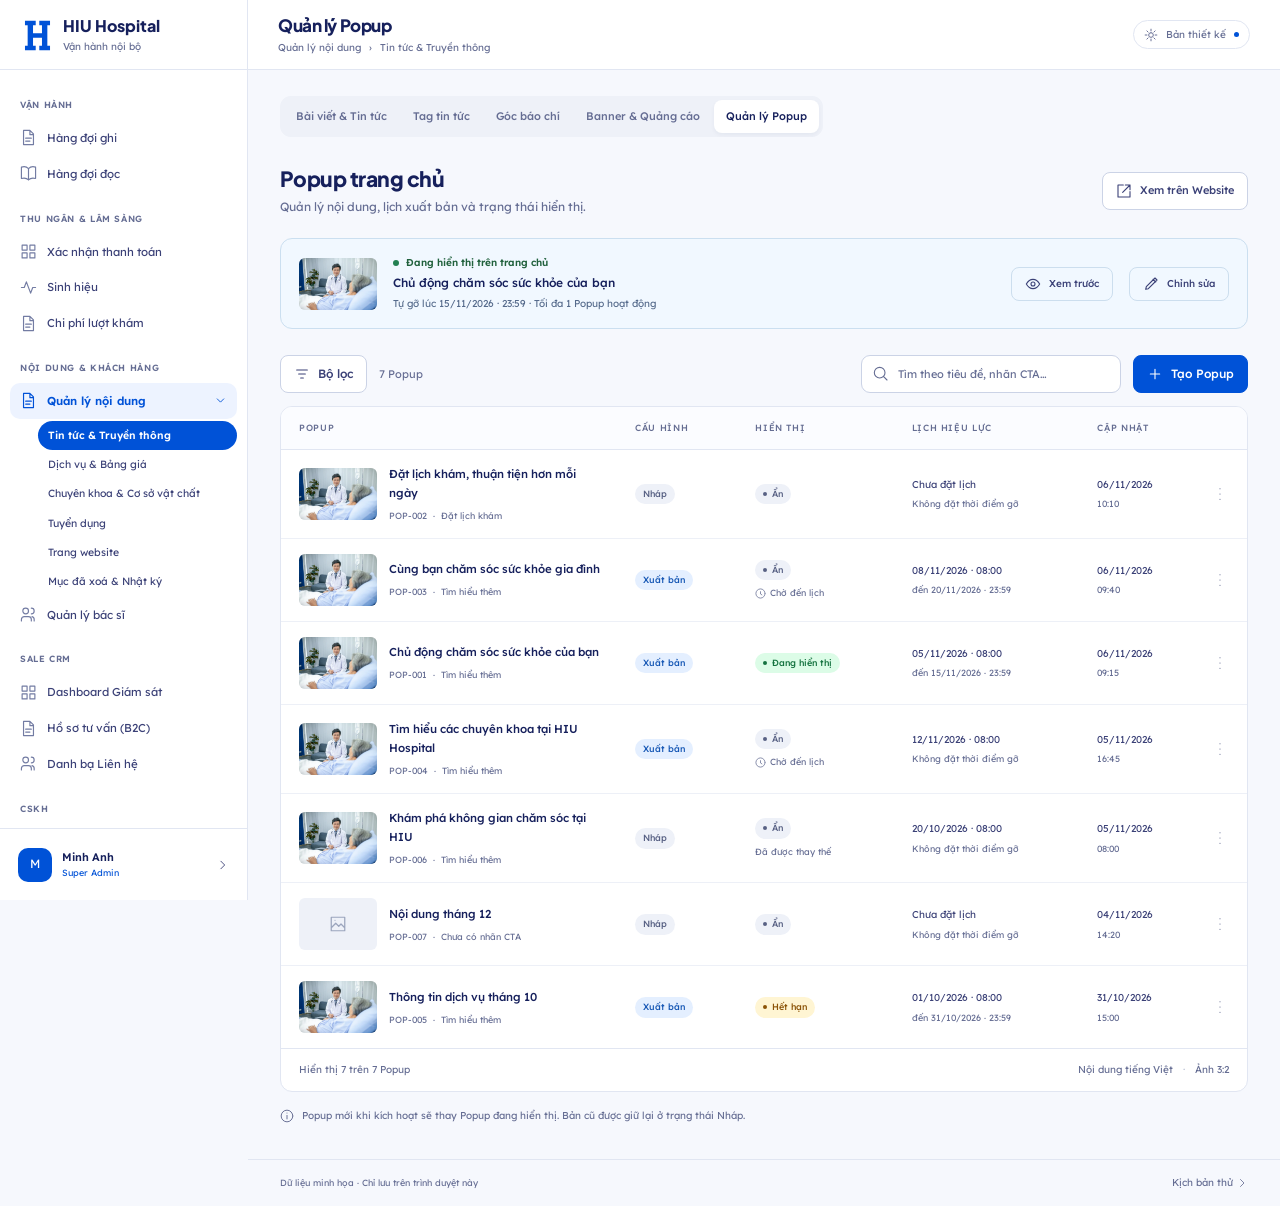
<file: index.html>
<!doctype html>
<html lang="vi">
<head>
  <meta charset="utf-8">
  <meta name="viewport" content="width=device-width, initial-scale=1">
  <meta name="color-scheme" content="light">
  <title>Quản lý Popup · HIU Hospital</title>
  <link rel="icon" href="data:image/svg+xml,%3Csvg xmlns='http://www.w3.org/2000/svg' viewBox='0 0 32 32'%3E%3Crect width='32' height='32' rx='7' fill='%230052d7'/%3E%3Cpath d='M10 7v18M22 7v18M10 16h12' stroke='white' stroke-width='4'/%3E%3C/svg%3E">
  <link rel="stylesheet" href="styles.css">
  <script defer src="state.js"></script>
  <script defer src="ui.js"></script>
  <script defer src="editor.js"></script>
  <script defer src="website.js"></script>
  <script defer src="main.js"></script>
</head>
<body>
  <a class="skip-link" href="#main">Đến nội dung chính</a>
  <div id="app"></div>
  <div id="toast-region" role="status" aria-live="polite" aria-atomic="true"></div>
  <dialog id="media-dialog" aria-labelledby="media-title"></dialog>
  <dialog id="preview-dialog" aria-labelledby="preview-title"></dialog>
  <dialog id="review-dialog" aria-labelledby="review-title"></dialog>
  <dialog id="confirm-dialog" aria-labelledby="confirm-title"></dialog>
  <div id="row-menu" popover="auto"></div>
  <noscript>Bật JavaScript để thử các thao tác trong prototype.</noscript>
</body>
</html>
</file>
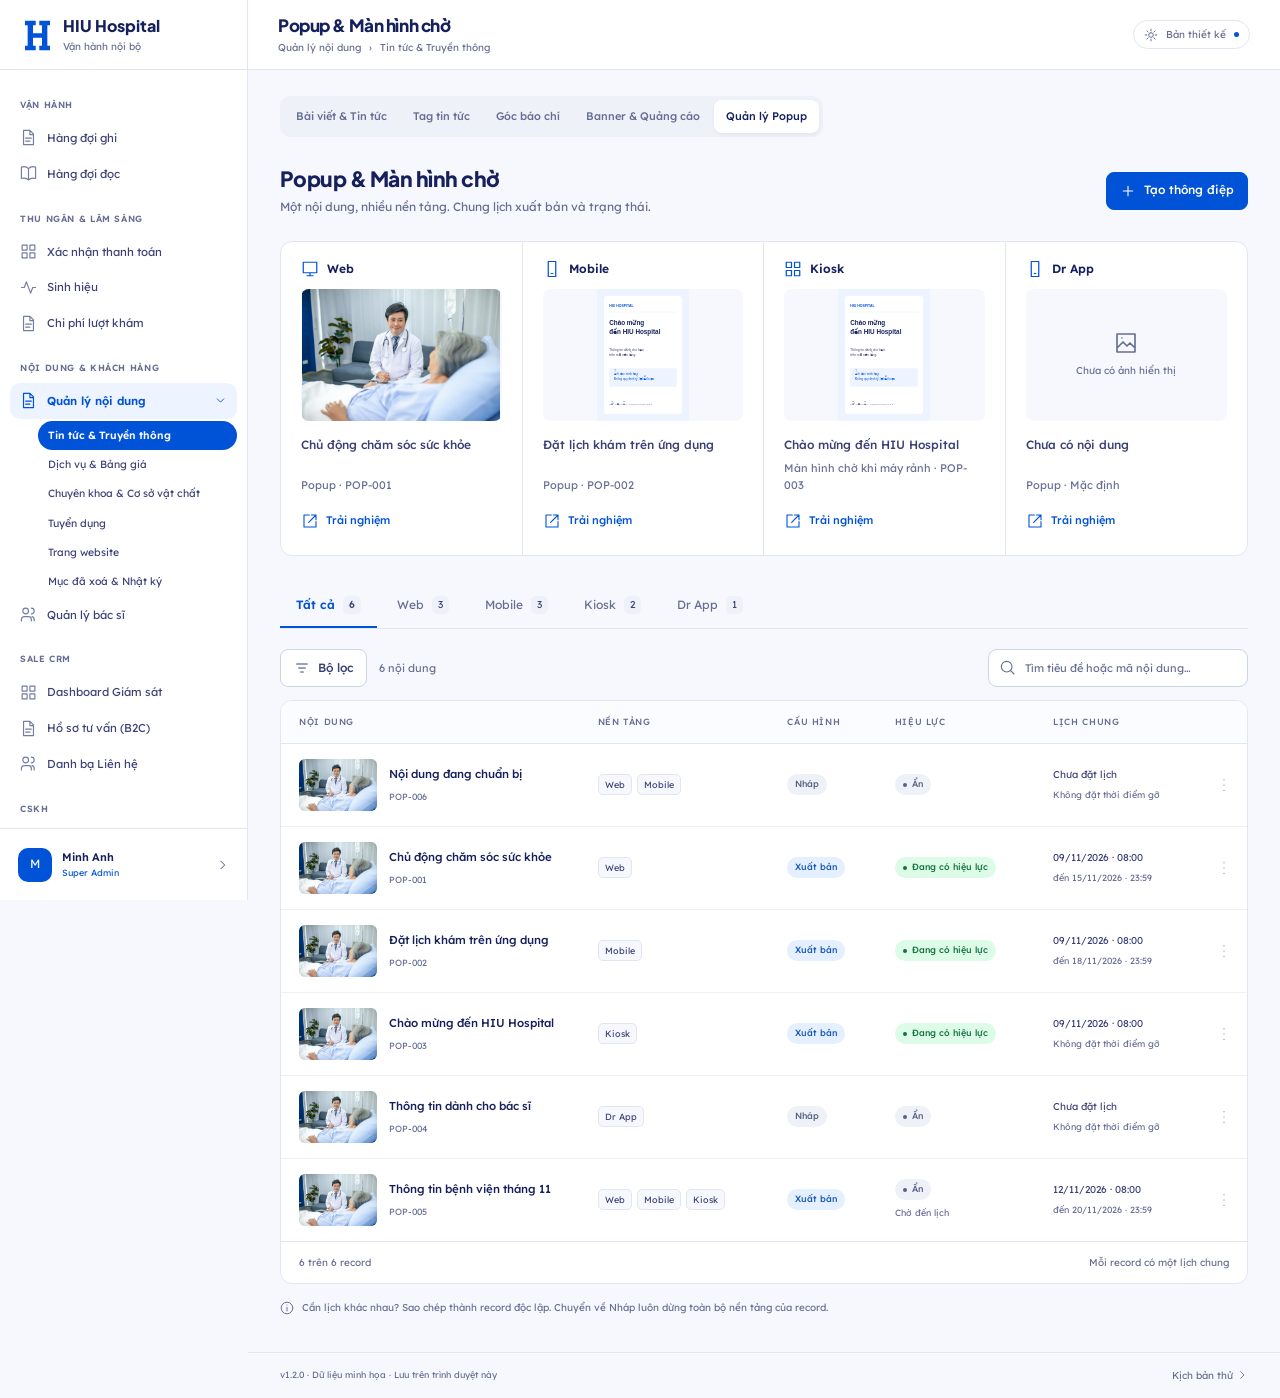
<file: v1.2.0/index.html>
<!doctype html>
<html lang="vi">
<head>
  <meta charset="utf-8">
  <meta name="viewport" content="width=device-width, initial-scale=1">
  <meta name="color-scheme" content="light">
  <title>Popup & Màn hình chờ · v1.2.0 · HIU Hospital</title>
  <link rel="icon" href="data:image/svg+xml,%3Csvg xmlns='http://www.w3.org/2000/svg' viewBox='0 0 32 32'%3E%3Crect width='32' height='32' rx='7' fill='%230052d7'/%3E%3Cpath d='M10 7v18M22 7v18M10 16h12' stroke='white' stroke-width='4'/%3E%3C/svg%3E">
  <link rel="stylesheet" href="styles.css">
  <link rel="stylesheet" href="platforms.css?v=1.2.0-overview-2">
  <script defer src="state.js"></script>
  <script defer src="ui.js?v=1.2.0-overview-2"></script>
  <script defer src="editor.js"></script>
  <script defer src="clients.js"></script>
  <script defer src="main.js"></script>
</head>
<body>
  <a class="skip-link" href="#main">Đến nội dung chính</a>
  <div id="app"></div>
  <div id="toast-region" role="status" aria-live="polite" aria-atomic="true"></div>
  <dialog id="media-dialog" aria-labelledby="media-title"></dialog>
  <dialog id="preview-dialog" aria-labelledby="preview-title"></dialog>
  <dialog id="review-dialog" aria-labelledby="review-title"></dialog>
  <dialog id="confirm-dialog" aria-labelledby="confirm-title"></dialog>
  <div id="row-menu" popover="auto"></div>
  <noscript>Bật JavaScript để thử các thao tác trong prototype.</noscript>
</body>
</html>
</file>
<file: styles.css>
@font-face{font-family:Lexend;src:url('assets/fonts/font-4.woff2') format('truetype');font-weight:400;font-display:swap}
@font-face{font-family:Lexend;src:url('assets/fonts/font-5.woff2') format('truetype');font-weight:500;font-display:swap}
@font-face{font-family:Lexend;src:url('assets/fonts/font-6.woff2') format('truetype');font-weight:600;font-display:swap}
@font-face{font-family:Lexend;src:url('assets/fonts/font-7.woff2') format('truetype');font-weight:700;font-display:swap}
@font-face{font-family:'Plus Jakarta Sans';src:url('assets/fonts/font-15.woff2') format('truetype');font-weight:700;font-display:swap}
@font-face{font-family:'Plus Jakarta Sans';src:url('assets/fonts/font-16.woff2') format('truetype');font-weight:800;font-display:swap}
:root{--blue:#0052d7;--blue-dark:#0045b5;--blue-soft:#edf3ff;--ink:#16205c;--text:#3b4177;--muted:#656d93;--line:#e1e6f2;--line-strong:#cbd3e6;--surface:#fff;--page:#f6f8fd;--soft:#eef1f8;--green:#168046;--green-soft:#dcfce7;--amber:#8b5307;--amber-soft:#fff5d3;--danger:#c33535;--danger-soft:#fff1f1;--radius:12px;--sidebar:248px;--shadow:0 12px 40px #16205c1c}
*{box-sizing:border-box}html{scroll-padding-top:85px}body{margin:0;background:var(--page);color:var(--text);font:13px/1.55 Lexend,system-ui,sans-serif}button,input,textarea,select{font:inherit}button{cursor:pointer}a{color:var(--blue);text-underline-offset:3px}button,a,input,select,textarea{-webkit-tap-highlight-color:transparent;touch-action:manipulation}button{color:inherit}button:disabled{cursor:not-allowed;opacity:.5}button:focus-visible,a:focus-visible,input:focus-visible,textarea:focus-visible,select:focus-visible{outline:3px solid #729bec;outline-offset:3px}input,textarea{caret-color:var(--blue)}::selection{background:#cddfff;color:var(--ink)}h1,h2,h3,h4,p{margin:0}h1,h2,h3{color:var(--ink)}h1,h2{font-family:'Plus Jakarta Sans',Lexend,sans-serif;letter-spacing:-.025em}h2{font-size:22px;line-height:1.4;font-weight:800}h3{font-size:14px;font-weight:600}small{font-size:11px}strong{font-weight:600}svg{display:inline-block}.icon{width:18px;height:18px;flex-shrink:0;vertical-align:middle}.hidden,[hidden]{display:none!important}.sr-only{position:absolute;width:1px;height:1px;padding:0;margin:-1px;overflow:hidden;clip:rect(0,0,0,0);white-space:nowrap;border:0}.skip-link{position:fixed;left:15px;top:-80px;z-index:100;background:white;padding:12px}.skip-link:focus{top:12px}.muted{color:var(--muted)}
.btn{border:1px solid var(--line-strong);border-radius:8px;background:var(--surface);color:var(--text);font-size:12px;font-weight:500;min-height:38px;display:inline-flex;align-items:center;justify-content:center;gap:8px;padding:8px 13px;white-space:nowrap;transition:background .16s,border-color .16s}.btn:hover:not(:disabled){background:var(--blue-soft);border-color:#b4c9ed}.btn.primary{background:var(--blue);border-color:var(--blue);color:#fff}.btn.primary:hover:not(:disabled){background:var(--blue-dark)}.btn.quiet{background:transparent}.btn.text-btn{border-color:transparent;background:transparent;color:var(--blue)}.btn.small-btn{font-size:11px;min-height:32px;padding:6px 10px}.btn .icon{width:16px;height:16px}.icon-btn{border:0;background:transparent;border-radius:8px;width:34px;height:34px;display:inline-flex;align-items:center;justify-content:center;color:var(--muted);padding:0}.icon-btn:hover{background:var(--soft);color:var(--ink)}.is-active{background:var(--blue-soft);border-color:#a3bee9;color:var(--blue)}
.sidebar{position:fixed;inset:0 auto 0 0;width:var(--sidebar);background:#fff;border-right:1px solid var(--line);display:flex;flex-direction:column;z-index:20}.brand{display:flex;align-items:center;gap:10px;height:70px;flex-shrink:0;padding:14px 22px;border-bottom:1px solid var(--line)}.brand svg{height:34px;width:31px;color:var(--blue)}.brand strong{font-family:'Plus Jakarta Sans',sans-serif;font-weight:800;font-size:16px;color:var(--ink)}.brand span{display:block;color:var(--muted);font-size:10px}.nav-scroll{overflow:auto;flex:1;padding:8px 10px 16px;scrollbar-width:thin;scrollbar-color:#d5dcee transparent}.nav-label{font-size:9px;font-weight:600;color:var(--muted);letter-spacing:.07em;margin:20px 10px 8px}.nav-item{display:flex;align-items:center;gap:10px;padding:9px 10px;font-size:11.5px;min-height:35px}.nav-item .icon{width:17px;height:17px;color:#737ca3}.nav-item.section-active{background:var(--blue-soft);border-radius:10px;color:var(--blue);font-weight:600}.nav-item.section-active .icon{color:var(--blue)}.nav-item.section-active .icon:last-child{margin-left:auto;width:13px}.subnav{display:block;margin-left:28px;padding:6px 10px;font-size:10.5px;line-height:1.65;text-decoration:none}.subnav.current{background:var(--blue);color:#fff;border-radius:20px;margin-top:2px;font-weight:600}.profile{background:#fff;border:0;border-top:1px solid var(--line);padding:14px 18px;display:flex;gap:10px;align-items:center;text-align:left;min-height:72px}.avatar{display:flex;width:34px;height:34px;align-items:center;justify-content:center;background:var(--blue);color:#fff;border-radius:10px;font-size:12px}.profile strong{display:block;font-size:11px;color:var(--ink)}.profile small{display:block;color:var(--blue);font-size:9px}.profile>.icon{margin-left:auto;width:13px}.workspace{margin-left:var(--sidebar);min-height:100vh;display:flex;flex-direction:column}.topbar{height:70px;flex-shrink:0;background:#fff;border-bottom:1px solid var(--line);padding:14px 30px;display:flex;align-items:center;justify-content:space-between;gap:15px}.topbar h1{font-size:17px;font-weight:800;line-height:1.35}.topbar p{font-size:10px;color:var(--muted);margin-top:3px}.topbar p span{margin:0 5px}.design-switch{display:flex;align-items:center;gap:8px;border:1px solid var(--line);background:#fff;border-radius:20px;padding:6px 10px;font-size:10px;color:var(--muted)}.design-switch .icon{width:14px;height:14px}.demo-dot{width:5px;height:5px;border-radius:50%;background:var(--blue)}.sidebar-toggle{display:none}.main{padding:26px 32px 36px;width:100%;max-width:1450px;margin:0 auto;flex:1}.tabs{display:inline-flex;padding:4px;background:var(--soft);border-radius:11px;max-width:100%;overflow:auto;margin-bottom:27px;white-space:nowrap;gap:2px}.tab{padding:8px 12px;font-size:11px;font-weight:500;border-radius:8px;text-decoration:none;color:var(--muted)}.tab.selected{background:#fff;color:var(--ink);box-shadow:0 2px 4px #16205c0c}.page-heading{display:flex;align-items:center;justify-content:space-between;gap:16px;margin-bottom:21px}.page-heading h2{font-size:21px}.page-heading p{font-size:12px;color:var(--muted);margin-top:5px}.page-heading>.btn{font-size:11px}.active-strip{border:1px solid #cbdff0;background:#f1f8ff;border-radius:12px;padding:16px 18px;display:flex;gap:16px;align-items:center;margin-bottom:26px}.active-strip>img{width:78px;aspect-ratio:3/2;object-fit:cover;border-radius:6px}.active-info{flex:1;min-width:0}.active-info p{font-size:12px;font-weight:500;margin-top:3px;color:var(--ink)}.active-info small{color:#566b8c;font-size:10px}.active-line{display:flex;align-items:center;gap:7px;font-size:10px;color:#21613d}.live-dot{width:6px;height:6px;background:#238052;border-radius:50%}.active-strip>.btn{font-size:10px;min-height:32px;border-color:#ccdeee}.no-active{background:#fff;border-color:var(--line)}.no-active p{color:var(--muted);font-size:11px;margin-top:4px}.no-active>.icon{width:24px;height:24px;color:var(--blue)}
.list-toolbar,.toolbar-left,.toolbar-right{display:flex;align-items:center;gap:12px}.list-toolbar{justify-content:space-between;margin-bottom:13px}.toolbar-left .muted{font-size:11px}.search{display:flex;align-items:center;position:relative}.search>.icon{position:absolute;left:12px;color:var(--muted);width:16px;height:16px}.search input{height:38px;width:260px;padding:8px 12px 8px 36px;border:1px solid var(--line-strong);border-radius:9px;background:#fff;color:var(--text);font-size:11px}input::placeholder,textarea::placeholder{color:#656d93;opacity:1}.filter-panel{display:flex;gap:18px;align-items:flex-end;background:#fff;padding:18px;border:1px solid var(--line);border-radius:12px;margin-bottom:15px}.filter-panel label{font-size:11px;display:flex;flex-direction:column;gap:6px;min-width:160px}.filter-panel select,.review-body select,.review-body input,.visitor-controls select{min-height:38px;border:1px solid var(--line-strong);border-radius:8px;background:#fff;color:var(--text);padding:7px 10px;max-width:100%}.filter-panel>.btn{margin-left:auto}.table-card{border:1px solid var(--line);background:#fff;border-radius:12px;overflow:hidden}.table-scroll{overflow:auto}table{border-collapse:collapse;width:100%;font-size:11px;text-align:left;min-width:930px}thead{background:#fbfcff}th{height:42px;border-bottom:1px solid var(--line);font-size:9px;font-weight:500;letter-spacing:.07em;color:#656d92;padding:12px 16px;white-space:nowrap}td{border-bottom:1px solid #edf0f7;padding:15px 16px;vertical-align:middle}tbody tr:last-child td{border-bottom:0}tbody tr:hover{background:#fafbff}th:first-child,td:first-child{padding-left:18px}th:last-child,td:last-child{padding-left:4px;padding-right:10px;width:42px}.content-col{width:35%}.popup-cell{display:flex;gap:12px;align-items:center;border:0;background:transparent;text-align:left;padding:0;width:100%;color:var(--text)}.popup-cell>img,.thumbnail-placeholder{width:78px;height:52px;flex-shrink:0;object-fit:cover;border-radius:6px;background:var(--soft)}.thumbnail-placeholder{display:flex;align-items:center;justify-content:center;color:#9ba5bd}.popup-cell>span:last-child{min-width:0;max-width:240px}.popup-cell strong{display:block;color:var(--ink);font-size:11.5px;line-height:1.65;font-weight:500}.popup-cell:hover strong{color:var(--blue)}.popup-cell small{display:block;color:var(--muted);font-size:9px;line-height:1.7;margin-top:5px}.popup-cell small span{padding:0 3px}.badge{display:inline-flex;align-items:center;gap:5px;padding:3px 8px;border-radius:20px;font-weight:500;font-size:9px;line-height:1.6;white-space:nowrap}.badge.draft,.badge.hidden{background:var(--soft);color:#586184;display:inline-flex!important}.badge.published{background:#e4efff;color:#1758b5}.badge.active{background:var(--green-soft);color:#14723f}.badge.expired{background:var(--amber-soft);color:var(--amber)}.status-dot{width:4px;height:4px;border-radius:50%;background:currentColor}.schedule-note{display:flex;align-items:center;gap:4px;margin-top:6px;color:var(--muted);font-size:9px;white-space:nowrap}.schedule-note .icon{width:11px;height:11px}.schedule-cell span{white-space:nowrap;font-size:10px;display:block}.schedule-cell small,.updated-cell small{display:block;font-size:9px;color:var(--muted);margin-top:5px;white-space:nowrap}.updated-cell{font-variant-numeric:tabular-nums;font-size:10px;white-space:nowrap}.table-footer{display:flex;justify-content:space-between;padding:13px 18px;border-top:1px solid var(--line);font-size:10px;color:var(--muted)}.separator{padding:0 7px;color:#b5bdd0}.list-footnote{display:flex;gap:8px;align-items:flex-start;color:var(--muted);font-size:10px;margin-top:16px}.list-footnote .icon{width:14px;height:14px;margin-top:1px}.prototype-footer{display:flex;align-items:center;justify-content:space-between;font-size:9px;color:var(--muted);padding:15px 32px;border-top:1px solid var(--line);gap:12px}.prototype-footer button{border:0;background:transparent;color:var(--muted);font-size:10px;display:flex;align-items:center;gap:3px;padding:0}.prototype-footer .icon{width:12px;height:12px}.empty-state{display:flex;align-items:center;justify-content:center;flex-direction:column;min-height:360px;text-align:center;padding:30px}.empty-state>.icon,.access-state>.icon{width:35px;height:35px;color:#7384ac;margin-bottom:18px}.empty-state h3{font-size:16px}.empty-state p{color:var(--muted);font-size:12px;margin-top:8px;margin-bottom:22px;max-width:400px}.access-state{display:flex;flex-direction:column;align-items:center;text-align:center;padding:120px 20px;gap:15px}.access-state p{max-width:440px}.skeleton>div{height:85px;display:flex;align-items:center;gap:24px;border-bottom:1px solid var(--line);padding:18px}.skeleton i{width:80px;height:52px;display:block;background:var(--soft);border-radius:6px}.skeleton span{background:var(--soft);height:12px;flex:1;border-radius:4px}
#row-menu{position:fixed;inset:auto;margin:0;padding:6px;border:0;border-radius:10px;box-shadow:var(--shadow);background:#fff;min-width:244px;z-index:50}#row-menu>div{display:flex;flex-direction:column}#row-menu .btn{border:0;background:transparent;justify-content:flex-start;min-height:38px;font-size:11px;padding:8px 12px}#row-menu .btn:hover{background:var(--blue-soft)}
.editor-main{padding-bottom:0}.editor-heading{display:flex;justify-content:space-between;align-items:center;gap:12px;margin-bottom:24px}.back-link{display:inline-flex;align-items:center;gap:6px;color:var(--muted);text-decoration:none;font-size:10px;margin-bottom:10px}.back-link .icon{width:14px;height:14px}.back-link:hover{color:var(--blue)}.title-line{display:flex;gap:12px;align-items:center;flex-wrap:wrap}.title-line h2{font-size:22px}.record-id{font-size:10px;color:var(--muted)}.language-note{font-size:10px;color:var(--muted);padding:5px 10px;background:var(--soft);border-radius:5px}.editor-grid{display:grid;grid-template-columns:minmax(0,1.15fr) minmax(320px,.85fr);gap:26px;align-items:start}.form-section{background:#fff;border:1px solid var(--line);border-radius:12px;padding:22px;margin-bottom:18px}.section-heading{display:flex;align-items:center;justify-content:space-between;gap:10px;margin-bottom:20px}.section-heading h3{font-size:14px}.section-heading>span{font-size:9px;color:var(--muted)}.section-heading>.icon{color:var(--muted);width:16px;height:16px}.field{margin-bottom:17px;min-width:0}.field:last-child{margin-bottom:0}.field>label{display:flex;align-items:center;gap:4px;font-size:11px;font-weight:500;margin-bottom:8px;color:var(--text)}.required{color:var(--danger);margin-left:2px}.optional{font-size:9px;font-weight:400;color:var(--muted);margin-left:auto}.field input:not([type=radio]),.field textarea{width:100%;border:1px solid var(--line-strong);border-radius:8px;min-height:40px;padding:10px 12px;color:var(--text);background:#fff;font-size:11px;line-height:1.6}.field textarea{resize:vertical;min-height:90px}.field input[aria-invalid=true],.field textarea[aria-invalid=true]{border-color:#d74b4b;background:#fffafa}.field-meta{display:flex;gap:8px;justify-content:space-between;margin-top:6px}.field-meta small{font-size:9px;color:var(--muted);line-height:1.7}.field-meta small:last-child{flex-shrink:1}.field-meta #url-count{white-space:nowrap;flex-shrink:0}.field-error{font-size:10px;color:var(--danger);margin-top:6px;line-height:1.7}.over-limit{color:var(--danger)!important}.two-fields{display:grid;grid-template-columns:1fr 1fr;gap:16px}.two-fields>.field{margin-bottom:17px}.image-field{display:grid;grid-template-columns:1fr 1fr;gap:18px;align-items:center}.image-select{border:1px dashed var(--line-strong);background:#fbfcff;border-radius:8px;aspect-ratio:3/2;display:flex;align-items:center;justify-content:center;flex-direction:column;color:var(--muted);padding:0;overflow:hidden}.image-select:hover{border-color:var(--blue);background:var(--blue-soft)}.image-select .icon{width:27px;height:27px;margin-bottom:9px}.image-select strong{font-size:11px}.image-select small{font-size:8px;margin-top:5px}.image-select.has-image{border:0}.image-select>img{width:100%;height:100%;object-fit:cover}.image-guidance>strong{font-size:11px;color:var(--ink)}.image-guidance>p{font-size:9px;color:var(--muted);margin:6px 0 10px;line-height:1.8}.image-guidance .filename{font-size:8px;display:block;word-break:break-word;margin-bottom:8px}.image-guidance .btn{font-size:9px;padding:5px 7px}.image-guidance .icon{width:13px;height:13px}.publish-options{display:flex;gap:12px;margin-bottom:18px}.radio-option{display:flex;align-items:flex-start;gap:8px;padding:13px;border:1px solid var(--line);border-radius:9px;flex:1;cursor:pointer;min-width:0}.radio-option.checked{border-color:#9ab9ef;background:#f7faff}.radio-option input{accent-color:var(--blue);margin:3px 0 0;flex-shrink:0}.radio-option strong{font-size:10px;font-weight:500;display:block}.radio-option small{font-size:8px;color:var(--muted);display:block;margin-top:3px}.date-fields{margin-bottom:0}.field-help{font-size:9px;color:var(--muted);line-height:1.8}.notice{display:flex;gap:9px;padding:13px 14px;border:1px solid var(--line);border-radius:8px;font-size:10px;line-height:1.8;margin-top:15px;overflow-wrap:anywhere}.notice .icon{width:16px;height:16px;margin-top:2px}.notice.warning{border-color:#ead8ac;background:#fffaf0;color:#795212}.notice.info{background:#f3f7ff;border-color:#d8e4fa;color:#365f9d}.notice.subtle{background:#fafbfe;color:var(--muted)}.notice.danger{background:var(--danger-soft);border-color:#efc7c7;color:#a72c2c;margin:0 0 18px}.notice strong{font-weight:500}.notice .btn{margin-top:10px;background:#fff}.preview-sticky{position:sticky;top:24px}.preview-column{align-self:stretch}.preview-heading{display:flex;align-items:center;justify-content:space-between;margin-bottom:12px}.preview-heading h3{font-size:13px}.preview-canvas{border:1px solid #d5dced;border-radius:12px;overflow:hidden;background:#e8edf6}.preview-browser{height:30px;display:flex;align-items:center;gap:4px;padding:0 11px;border-bottom:1px solid #d9e0ed;background:#fff}.preview-browser>span{width:5px;height:5px;border-radius:50%;background:#cbd2e4}.preview-browser p{font-size:8px;color:#606d8c;flex:1;text-align:center;margin-right:25px}.mini-preview{padding:22px 18px;pointer-events:none;user-select:none}.mini-preview button{pointer-events:none}.preview-context{display:flex;gap:7px;align-items:flex-start;font-size:9px;color:var(--muted);margin-top:12px}.preview-context .icon{width:14px;height:14px}.preview-rules{padding-top:20px;margin-top:18px;border-top:1px solid var(--line)}.preview-rules p{display:flex;align-items:center;gap:9px;font-size:10px;color:var(--muted);margin-bottom:10px}.preview-rules .icon{width:15px;height:15px}.preview-caption{font-size:9px;color:var(--muted);line-height:1.9;margin-top:15px;max-width:45ch}.editor-actions{position:sticky;bottom:0;z-index:10;background:#fff;border-top:1px solid var(--line);margin:10px -32px 0;padding:16px 32px;display:flex;align-items:center;justify-content:space-between;gap:16px;box-shadow:0 -5px 22px #16205c05}.editor-actions>span{font-size:10px;color:var(--ink)}.editor-actions small{display:block;font-size:9px;color:var(--muted);margin-top:3px}.editor-actions>div{display:flex;gap:9px}.editor-actions .btn{font-size:11px}.editor-actions .btn.primary{min-width:128px}
.website-popup{position:relative;background:#fff;border-radius:14px;overflow:hidden;width:560px;max-width:100%;box-shadow:0 15px 40px #1a26451c;color:var(--text);text-align:left}.popup-photo{width:100%;aspect-ratio:3/2;position:relative;overflow:hidden;background:#f5f7fc}.popup-photo>img{width:100%;height:100%;object-fit:cover;display:block}.photo-placeholder{display:flex;flex-direction:column;gap:8px;align-items:center;justify-content:center;color:#626c89}.photo-placeholder>.icon{width:40px;height:40px}.photo-placeholder>span{font-size:12px}.floating-tag{position:absolute;bottom:17px;left:22px;padding:6px 10px;background:#fff;color:var(--blue);font-size:10px;font-weight:500;border-radius:5px;max-width:calc(100% - 44px);overflow-wrap:anywhere}.popup-copy{padding:23px 28px 19px;overflow-wrap:anywhere}.popup-category{font-size:11px;color:var(--blue);margin-bottom:8px}.popup-copy h2{font-size:26px;line-height:1.35;max-width:100%;font-weight:800}.popup-description{font-size:12px;line-height:1.8;color:#606b85;margin-top:13px}.popup-buttons{display:flex;gap:10px;margin-top:22px;align-items:center}.popup-buttons .primary{flex:1;font-size:12px;white-space:normal;min-height:43px;justify-content:space-between;padding:10px 15px}.popup-buttons .text-btn{font-size:11px;color:#63708a}.dismiss-note{font-size:9px;color:#626b83;text-align:center;margin-top:13px}.popup-close{position:absolute;top:12px;right:12px;border-radius:50%;background:#fff;box-shadow:0 3px 10px #14274718;color:var(--ink);width:30px;height:30px}.popup-close:hover{background:#edf3ff}.website-popup.small{width:100%;border-radius:10px;box-shadow:0 6px 20px #1a264514}.small .popup-copy{padding:17px 18px 14px}.small .popup-category{font-size:8px;margin-bottom:7px}.small .popup-copy h2{font-size:19px;line-height:1.4}.small .popup-description{font-size:9px;margin-top:9px;line-height:1.8}.small .floating-tag{left:14px;bottom:12px;font-size:8px;padding:4px 7px}.small .popup-buttons{margin-top:16px;gap:7px}.small .popup-buttons .btn{font-size:9px;min-height:32px;padding:7px 9px}.small .popup-buttons .icon{width:13px}.small .dismiss-note{font-size:7px;margin-top:9px}.small .popup-close{width:23px;height:23px;top:9px;right:9px}.small .popup-close .icon{width:13px;height:13px}
dialog{border:0;border-radius:14px;padding:0;color:var(--text);background:#fff;box-shadow:0 20px 80px #16205c33;max-height:calc(100dvh - 48px);max-width:calc(100vw - 32px);width:620px;overflow:auto;overscroll-behavior:contain}dialog::backdrop{background:#17214d66}.dialog-heading{display:flex;justify-content:space-between;align-items:center;gap:18px;padding:22px 25px;border-bottom:1px solid var(--line);position:sticky;top:0;background:#fff;z-index:3}.dialog-heading h2{font-size:18px}.dialog-heading p{font-size:10px;color:var(--muted);margin-top:4px}.dialog-body,.media-body,.review-body{padding:24px 25px}.dialog-body>p{font-size:12px;line-height:1.8}.dialog-footer{display:flex;justify-content:flex-end;gap:9px;padding:16px 25px;border-top:1px solid var(--line);background:#fff;position:sticky;bottom:0}.media-toolbar{display:flex;align-items:center;justify-content:space-between;margin-bottom:18px;gap:10px}.media-toolbar h3{font-size:12px}.media-toolbar label{cursor:pointer}.media-item{display:flex;gap:15px;align-items:center;background:white;border:1px solid var(--line);border-radius:10px;padding:10px;width:100%;text-align:left;margin-bottom:16px}.media-item:hover{background:var(--blue-soft);border-color:#a3bee9}.media-item img{width:125px;aspect-ratio:3/2;object-fit:cover;border-radius:6px}.media-item strong{display:block;font-size:11px}.media-item small{display:block;font-size:9px;color:var(--muted);margin-top:5px}.media-item>.icon{margin-left:auto;color:var(--blue)}#preview-dialog{width:740px}.preview-stage{background:#e5eaf3;padding:28px;display:flex;justify-content:center}.preview-stage .website-popup{width:440px}.preview-stage .popup-copy h2{font-size:23px}.preview-bottom{padding:13px 22px;text-align:center;font-size:9px;color:var(--muted)}#toast-region{position:fixed;bottom:22px;left:calc(50% + var(--sidebar)/2);transform:translateX(-50%);z-index:100;pointer-events:none;max-width:calc(100% - 32px);width:max-content}.toast{display:flex;gap:10px;align-items:center;max-width:580px;background:#fff;padding:11px 15px;border-radius:10px;box-shadow:0 8px 40px #14274730;font-size:11px;border:1px solid #dce7df;pointer-events:auto}.toast>.icon{color:var(--green)}.toast.error>.icon{color:var(--danger)}.toast .icon-btn{width:24px;height:24px;flex-shrink:0}.compare-grid{display:grid;grid-template-columns:1fr 1fr;gap:20px;margin-top:22px}.compare-grid>div{padding:14px;background:var(--page);border-radius:8px;overflow-wrap:anywhere}.compare-grid h3{font-size:11px;margin-bottom:9px}.compare-grid p{font-size:12px}.compare-grid small{font-size:10px;color:var(--muted)}
#review-dialog{width:720px}.review-body{display:grid;gap:24px}.review-body>section{border-bottom:1px solid var(--line);padding-bottom:22px}.review-body>section:last-child{border:0;padding-bottom:0}.review-body h3{margin-bottom:8px;font-size:13px}.review-body p{font-size:11px;color:var(--muted);line-height:1.8;margin-bottom:12px}.review-body label{display:flex;gap:8px;flex-direction:column;font-size:11px}.review-row{display:flex;align-items:flex-end;gap:10px;flex-wrap:wrap}.review-row label{flex:1}.review-row .btn{font-size:10px}.scenario-buttons{display:flex;gap:8px;flex-wrap:wrap;margin-top:10px}.scenario-buttons .btn{font-size:10px}.review-note{padding:13px;background:#fffaf0;border:1px solid #ead8ac;border-radius:8px;font-size:10px;color:#795212}.review-note p{font-size:10px;color:inherit;margin:0}.review-note ul{padding-left:17px;line-height:1.8;margin:8px 0}.review-code{font-size:10px;font-weight:500;color:var(--blue)}.review-clock{font-variant-numeric:tabular-nums;font-weight:500;color:var(--ink)}
.website-demo{min-height:100vh;background:#edf0f6}.website-demo-bar{background:#fff;display:flex;justify-content:space-between;align-items:center;padding:13px 26px;border-bottom:1px solid var(--line);gap:15px}.website-demo-bar>a{display:flex;align-items:center;gap:8px;text-decoration:none;font-size:11px}.website-demo-bar>span{font-size:12px;font-weight:500}.website-demo-bar small{font-size:10px;font-weight:400;color:var(--muted)}.visitor-controls{display:flex;justify-content:center;align-items:flex-end;gap:12px;flex-wrap:wrap;padding:18px 20px 10px}.visitor-controls label{display:flex;flex-direction:column;gap:5px;font-size:10px;color:var(--muted)}.visitor-controls select{font-size:11px;min-width:190px}.visitor-controls .btn{font-size:10px}.visitor-status{font-size:10px;text-align:center;min-height:42px;padding:7px 20px 14px;color:#53648b}.website-frame{width:min(var(--frame-width),calc(100% - 48px));margin:0 auto 35px;background:#fff;min-height:650px;border:1px solid #e2e7ee;border-radius:7px;overflow:hidden;transition:width .2s}.hospital-nav{display:flex;align-items:center;justify-content:space-between;gap:20px;padding:24px 42px;border-bottom:1px solid var(--line)}.hospital-brand{font-family:'Plus Jakarta Sans',sans-serif;font-size:30px;color:var(--blue);font-weight:800;line-height:1.1}.hospital-brand span{display:block;font:9px Lexend,sans-serif;letter-spacing:.18em}.hospital-nav nav{display:flex;gap:30px;color:#52627d;font-size:12px}.hospital-contact{padding:9px 14px;border-radius:8px;background:#edf3fb;font-size:11px;color:var(--blue)}.site-breadcrumb{padding:22px 42px 0;font-size:9px;color:#64718a}.site-breadcrumb span{margin:0 10px}.hospital-hero{display:grid;grid-template-columns:1fr 1fr;align-items:center;gap:50px;padding:32px 42px 50px}.hospital-hero h1{font-size:38px;max-width:470px;line-height:1.25;color:#15355e;letter-spacing:-.025em}.hospital-hero p{font-size:13px;color:#63738b;line-height:1.8;margin-top:20px;max-width:45ch}.hospital-hero>img{width:100%;aspect-ratio:3/2;object-fit:cover;border-radius:12px}.site-cta{display:inline-flex;align-items:center;gap:15px;background:var(--blue);color:#fff;border-radius:8px;padding:12px 18px;font-size:11px;margin-top:25px}.site-services{display:grid;grid-template-columns:repeat(3,1fr);margin:0 42px;border-top:1px solid var(--line);border-bottom:1px solid var(--line);padding:25px 0}.site-services>div{display:flex;gap:14px;align-items:center;justify-content:center;color:#315b8b;font-size:13px}.website-demo-note{padding:25px;text-align:center;color:#637189;font-size:9px}#visitor-dialog{width:560px;background:transparent;box-shadow:none;max-height:calc(100dvh - 32px);overflow:auto;border-radius:14px}#visitor-dialog .website-popup{box-shadow:none}.mobile-frame .hospital-nav{padding:20px}.mobile-frame .hospital-nav nav,.mobile-frame .hospital-contact{display:none}.mobile-frame .hospital-hero{grid-template-columns:1fr;padding:24px;gap:24px}.mobile-frame .hospital-hero h1{font-size:28px}.mobile-frame .site-breadcrumb{padding:22px 24px 0}.mobile-frame .site-services{grid-template-columns:1fr;gap:20px;margin:0 24px}.mobile-frame .site-services>div{justify-content:flex-start}
@media(min-width:1600px){.main{padding-top:32px}.popup-cell>span:last-child{max-width:310px}td{padding-top:18px;padding-bottom:18px}.editor-grid{grid-template-columns:minmax(0,1.2fr) minmax(380px,.8fr)}}
@media(max-width:1270px){:root{--sidebar:218px}.main{padding-left:24px;padding-right:24px}.topbar{padding-left:24px;padding-right:24px}.editor-grid{grid-template-columns:minmax(0,1fr) 320px;gap:18px}.form-section{padding:18px}.editor-actions{margin-left:-24px;margin-right:-24px;padding-left:24px;padding-right:24px}.active-strip{gap:12px}.active-strip .btn{padding:6px 9px}.active-info small{font-size:9px}.tab{padding:7px 10px;font-size:10px}.search input{width:230px}.image-field{grid-template-columns:1fr 1fr;gap:12px}.radio-option{padding:10px}.radio-option small{font-size:8px}}
@media(max-width:1060px){:root{--sidebar:200px}.brand{padding-left:15px}.brand strong{font-size:14px}.nav-item{font-size:10px;padding-left:7px;gap:8px}.subnav{font-size:9px;padding-right:5px}.nav-label{font-size:8px}.editor-grid{grid-template-columns:minmax(0,1fr)}.preview-column{grid-row:2}.preview-sticky{position:static;max-width:420px;margin:auto}.active-strip{flex-wrap:wrap}.active-info{flex-basis:calc(100% - 100px)}.active-strip>.btn{margin-left:94px}.active-strip>.btn+.btn{margin-left:0}.search input{width:220px}.tabs{display:flex;width:fit-content}.editor-actions>span{display:none}.editor-actions{justify-content:flex-end}.hospital-hero h1{font-size:30px}.hospital-nav nav{gap:16px}.hospital-contact{display:none}}
@media(max-width:800px){:root{--sidebar:0px}.sidebar{width:248px;transform:translateX(-100%);transition:transform .18s;box-shadow:var(--shadow)}.sidebar.is-open{transform:translateX(0)}.sidebar-toggle{display:inline-flex;flex-shrink:0}.workspace{margin-left:0}.topbar{padding:12px 16px;justify-content:flex-start}.topbar>div{flex:1}.topbar h1{font-size:16px}.topbar p{font-size:9px}.design-switch{border:0;padding:5px}.design-switch>span:not(.demo-dot){display:none}.main{padding:22px 20px 30px}.tabs{margin-bottom:22px}.page-heading{align-items:flex-start}.page-heading h2{font-size:20px}.page-heading p{font-size:11px;max-width:38ch}.page-heading>.btn{font-size:0;padding:8px;width:38px}.page-heading>.btn .icon{width:17px;height:17px}.active-strip{padding:14px}.active-strip>img{width:68px}.active-info{flex-basis:calc(100% - 85px)}.active-info p{font-size:11px}.active-info small{font-size:8px}.active-line{font-size:9px}.active-strip>.btn{margin-left:80px}.list-toolbar{flex-wrap:wrap;gap:12px}.toolbar-left{width:100%;justify-content:space-between}.toolbar-right{width:100%;gap:10px}.search{flex:1;min-width:0}.search input{width:100%}.toolbar-right>.btn{padding:8px 12px}.table-footer{font-size:9px;gap:12px;flex-wrap:wrap}.filter-panel{flex-wrap:wrap;gap:12px}.filter-panel label{flex:1;min-width:135px}.filter-panel>.btn{margin-left:0}.prototype-footer{padding:13px 20px;font-size:8px}.prototype-footer button{font-size:9px}.editor-main{padding-bottom:0}.editor-heading{align-items:flex-start;gap:8px}.editor-heading .language-note{font-size:8px;white-space:nowrap}.editor-grid{gap:20px}.editor-actions{margin-left:-20px;margin-right:-20px;padding:12px 16px;gap:7px}.editor-actions>div{gap:6px;width:100%;justify-content:flex-end}.editor-actions .btn{font-size:10px;padding:8px 10px}.editor-actions .btn .icon{width:14px}.editor-actions .btn.primary{min-width:0}.preview-column{margin-bottom:20px}.website-demo-bar{padding:12px 16px}.website-demo-bar>span{display:none}.website-frame{width:min(var(--frame-width),calc(100% - 24px))}.hospital-nav{padding:20px}.hospital-nav nav{display:none}.hospital-hero{padding:24px;gap:25px}.hospital-hero h1{font-size:26px}.hospital-hero p{font-size:11px}.site-services{margin:0 24px}.site-services>div{font-size:11px}.site-breadcrumb{padding-left:24px}.visitor-controls{gap:9px;padding-left:12px;padding-right:12px}.visitor-controls select{min-width:0;width:100%;font-size:10px}.visitor-controls label{width:calc(50% - 6px)}.visitor-controls .btn{font-size:9px;padding:6px 9px}.dialog-heading{padding:18px 20px}.dialog-heading h2{font-size:16px}.dialog-body,.media-body,.review-body{padding:20px}.dialog-footer{padding:14px 20px}.preview-stage{padding:17px}.preview-stage .popup-copy h2{font-size:21px}.media-item{gap:10px}.media-item img{width:85px}.media-item strong{font-size:9px}.media-item small{font-size:8px}.media-toolbar .btn{font-size:9px}.review-row label{min-width:100%}.compare-grid{grid-template-columns:1fr}}
@media(max-width:430px){.main{padding-left:15px;padding-right:15px}.tab{font-size:9px;padding:6px 9px}.tabs{width:100%}.active-strip{gap:10px}.active-info p{line-height:1.7}.active-strip>.btn{margin-left:78px}.active-strip>.btn+.btn{margin-left:0}.list-footnote{font-size:9px}.form-section{padding:16px}.two-fields{grid-template-columns:1fr;gap:0}.image-guidance>p{font-size:8px}.image-field{gap:12px}.image-select small{font-size:7px}.image-guidance .btn{font-size:8px;padding:5px}.publish-options{gap:8px}.radio-option{padding:9px;gap:6px}.radio-option strong{font-size:9px}.radio-option small{font-size:7px}.editor-actions{margin-left:-15px;margin-right:-15px;padding:11px 10px}.editor-actions .btn{font-size:9px;padding:8px}.editor-actions .btn .icon{display:none}.title-line h2{font-size:20px}.language-note{display:none}.website-popup .popup-copy{padding:20px}.popup-copy h2{font-size:23px}.popup-description{font-size:11px}.popup-buttons .btn{font-size:10px}.hospital-hero{grid-template-columns:1fr}.hospital-hero h1{font-size:28px}.site-services{grid-template-columns:1fr;gap:17px}.site-services>div{justify-content:flex-start}.preview-stage{padding:12px}.preview-stage .popup-copy{padding:18px}.preview-stage .popup-copy h2{font-size:20px}.dismiss-note{font-size:8px}.media-item>.icon{display:none}.media-toolbar h3{font-size:10px}.record-id{font-size:9px}}
.table-scroll{position:relative}
.dialog-message.notice{margin:16px 24px}
@media(prefers-reduced-motion:reduce){*{transition:none!important;scroll-behavior:auto!important}}
</file>
<file: v1.2.0/styles.css>
@font-face{font-family:Lexend;src:url('assets/fonts/font-4.woff2') format('truetype');font-weight:400;font-display:swap}
@font-face{font-family:Lexend;src:url('assets/fonts/font-5.woff2') format('truetype');font-weight:500;font-display:swap}
@font-face{font-family:Lexend;src:url('assets/fonts/font-6.woff2') format('truetype');font-weight:600;font-display:swap}
@font-face{font-family:Lexend;src:url('assets/fonts/font-7.woff2') format('truetype');font-weight:700;font-display:swap}
@font-face{font-family:'Plus Jakarta Sans';src:url('assets/fonts/font-15.woff2') format('truetype');font-weight:700;font-display:swap}
@font-face{font-family:'Plus Jakarta Sans';src:url('assets/fonts/font-16.woff2') format('truetype');font-weight:800;font-display:swap}
:root{--blue:#0052d7;--blue-dark:#0045b5;--blue-soft:#edf3ff;--ink:#16205c;--text:#3b4177;--muted:#656d93;--line:#e1e6f2;--line-strong:#cbd3e6;--surface:#fff;--page:#f6f8fd;--soft:#eef1f8;--green:#168046;--green-soft:#dcfce7;--amber:#8b5307;--amber-soft:#fff5d3;--danger:#c33535;--danger-soft:#fff1f1;--radius:12px;--sidebar:248px;--shadow:0 12px 40px #0000001c}
*{box-sizing:border-box}html{scroll-padding-top:85px}body{margin:0;background:var(--page);color:var(--text);font:13px/1.55 Lexend,system-ui,sans-serif}button,input,textarea,select{font:inherit}button{cursor:pointer}a{color:var(--blue);text-underline-offset:3px}button,a,input,select,textarea{-webkit-tap-highlight-color:transparent;touch-action:manipulation}button{color:inherit}button:disabled{cursor:not-allowed;opacity:.5}button:focus-visible,a:focus-visible,input:focus-visible,textarea:focus-visible,select:focus-visible{outline:3px solid #729bec;outline-offset:3px}input,textarea{caret-color:var(--blue)}::selection{background:#cddfff;color:var(--ink)}h1,h2,h3,h4,p{margin:0}h1,h2,h3{color:var(--ink)}h1,h2{font-family:'Plus Jakarta Sans',Lexend,sans-serif;letter-spacing:-.025em}h2{font-size:22px;line-height:1.4;font-weight:800}h3{font-size:14px;font-weight:600}small{font-size:11px}strong{font-weight:600}svg{display:inline-block}.icon{width:18px;height:18px;flex-shrink:0;vertical-align:middle}.hidden,[hidden]{display:none!important}.sr-only{position:absolute;width:1px;height:1px;padding:0;margin:-1px;overflow:hidden;clip:rect(0,0,0,0);white-space:nowrap;border:0}.skip-link{position:fixed;left:15px;top:-80px;z-index:100;background:white;padding:12px}.skip-link:focus{top:12px}.muted{color:var(--muted)}
.btn{border:1px solid var(--line-strong);border-radius:8px;background:var(--surface);color:var(--text);font-size:12px;font-weight:500;min-height:38px;display:inline-flex;align-items:center;justify-content:center;gap:8px;padding:8px 13px;white-space:nowrap;transition:background .16s,border-color .16s}.btn:hover:not(:disabled){background:var(--blue-soft);border-color:#b4c9ed}.btn.primary{background:var(--blue);border-color:var(--blue);color:#fff}.btn.primary:hover:not(:disabled){background:var(--blue-dark)}.btn.quiet{background:transparent}.btn.text-btn{border-color:transparent;background:transparent;color:var(--blue)}.btn.small-btn{font-size:11px;min-height:32px;padding:6px 10px}.btn .icon{width:16px;height:16px}.icon-btn{border:0;background:transparent;border-radius:8px;width:34px;height:34px;display:inline-flex;align-items:center;justify-content:center;color:var(--muted);padding:0}.icon-btn:hover{background:var(--soft);color:var(--ink)}.is-active{background:var(--blue-soft);border-color:#a3bee9;color:var(--blue)}
.sidebar{position:fixed;inset:0 auto 0 0;width:var(--sidebar);background:#fff;border-right:1px solid var(--line);display:flex;flex-direction:column;z-index:20}.brand{display:flex;align-items:center;gap:10px;height:70px;flex-shrink:0;padding:14px 22px;border-bottom:1px solid var(--line)}.brand svg{height:34px;width:31px;color:var(--blue)}.brand strong{font-family:'Plus Jakarta Sans',sans-serif;font-weight:800;font-size:16px;color:var(--ink)}.brand span{display:block;color:var(--muted);font-size:10px}.nav-scroll{overflow:auto;flex:1;padding:8px 10px 16px;scrollbar-width:thin;scrollbar-color:#d5dcee transparent}.nav-label{font-size:9px;font-weight:600;color:var(--muted);letter-spacing:.07em;margin:20px 10px 8px}.nav-item{display:flex;align-items:center;gap:10px;padding:9px 10px;font-size:11.5px;min-height:35px}.nav-item .icon{width:17px;height:17px;color:#737ca3}.nav-item.section-active{background:var(--blue-soft);border-radius:10px;color:var(--blue);font-weight:600}.nav-item.section-active .icon{color:var(--blue)}.nav-item.section-active .icon:last-child{margin-left:auto;width:13px}.subnav{display:block;margin-left:28px;padding:6px 10px;font-size:10.5px;line-height:1.65;text-decoration:none}.subnav.current{background:var(--blue);color:#fff;border-radius:20px;margin-top:2px;font-weight:600}.profile{background:#fff;border:0;border-top:1px solid var(--line);padding:14px 18px;display:flex;gap:10px;align-items:center;text-align:left;min-height:72px}.avatar{display:flex;width:34px;height:34px;align-items:center;justify-content:center;background:var(--blue);color:#fff;border-radius:10px;font-size:12px}.profile strong{display:block;font-size:11px;color:var(--ink)}.profile small{display:block;color:var(--blue);font-size:9px}.profile>.icon{margin-left:auto;width:13px}.workspace{margin-left:var(--sidebar);min-height:100vh;display:flex;flex-direction:column}.topbar{height:70px;flex-shrink:0;background:#fff;border-bottom:1px solid var(--line);padding:14px 30px;display:flex;align-items:center;justify-content:space-between;gap:15px}.topbar h1{font-size:17px;font-weight:800;line-height:1.35}.topbar p{font-size:10px;color:var(--muted);margin-top:3px}.topbar p span{margin:0 5px}.design-switch{display:flex;align-items:center;gap:8px;border:1px solid var(--line);background:#fff;border-radius:20px;padding:6px 10px;font-size:10px;color:var(--muted)}.design-switch .icon{width:14px;height:14px}.demo-dot{width:5px;height:5px;border-radius:50%;background:var(--blue)}.sidebar-toggle{display:none}.main{padding:26px 32px 36px;width:100%;max-width:1450px;margin:0 auto;flex:1}.tabs{display:inline-flex;padding:4px;background:var(--soft);border-radius:11px;max-width:100%;overflow:auto;margin-bottom:27px;white-space:nowrap;gap:2px}.tab{padding:8px 12px;font-size:11px;font-weight:500;border-radius:8px;text-decoration:none;color:var(--muted)}.tab.selected{background:#fff;color:var(--ink);box-shadow:0 2px 4px #0000000c}.page-heading{display:flex;align-items:center;justify-content:space-between;gap:16px;margin-bottom:21px}.page-heading h2{font-size:21px}.page-heading p{font-size:12px;color:var(--muted);margin-top:5px}.page-heading>.btn{font-size:11px}.active-strip{border:1px solid #cbdff0;background:#f1f8ff;border-radius:12px;padding:16px 18px;display:flex;gap:16px;align-items:center;margin-bottom:26px}.active-strip>img{width:78px;aspect-ratio:3/2;object-fit:cover;border-radius:6px}.active-info{flex:1;min-width:0}.active-info p{font-size:12px;font-weight:500;margin-top:3px;color:var(--ink)}.active-info small{color:#566b8c;font-size:10px}.active-line{display:flex;align-items:center;gap:7px;font-size:10px;color:#21613d}.live-dot{width:6px;height:6px;background:#238052;border-radius:50%}.active-strip>.btn{font-size:10px;min-height:32px;border-color:#ccdeee}.no-active{background:#fff;border-color:var(--line)}.no-active p{color:var(--muted);font-size:11px;margin-top:4px}.no-active>.icon{width:24px;height:24px;color:var(--blue)}
.list-toolbar,.toolbar-left,.toolbar-right{display:flex;align-items:center;gap:12px}.list-toolbar{justify-content:space-between;margin-bottom:13px}.toolbar-left .muted{font-size:11px}.search{display:flex;align-items:center;position:relative}.search>.icon{position:absolute;left:12px;color:var(--muted);width:16px;height:16px}.search input{height:38px;width:260px;padding:8px 12px 8px 36px;border:1px solid var(--line-strong);border-radius:9px;background:#fff;color:var(--text);font-size:11px}input::placeholder,textarea::placeholder{color:#656d93;opacity:1}.filter-panel{display:flex;gap:18px;align-items:flex-end;background:#fff;padding:18px;border:1px solid var(--line);border-radius:12px;margin-bottom:15px}.filter-panel label{font-size:11px;display:flex;flex-direction:column;gap:6px;min-width:160px}.filter-panel select,.review-body select,.review-body input,.visitor-controls select{min-height:38px;border:1px solid var(--line-strong);border-radius:8px;background:#fff;color:var(--text);padding:7px 10px;max-width:100%}.filter-panel>.btn{margin-left:auto}.table-card{border:1px solid var(--line);background:#fff;border-radius:12px;overflow:hidden}.table-scroll{overflow:auto}table{border-collapse:collapse;width:100%;font-size:11px;text-align:left;min-width:930px}thead{background:#fbfcff}th{height:42px;border-bottom:1px solid var(--line);font-size:9px;font-weight:500;letter-spacing:.07em;color:#656d92;padding:12px 16px;white-space:nowrap}td{border-bottom:1px solid #edf0f7;padding:15px 16px;vertical-align:middle}tbody tr:last-child td{border-bottom:0}tbody tr:hover{background:#fafbff}th:first-child,td:first-child{padding-left:18px}th:last-child,td:last-child{padding-left:4px;padding-right:10px;width:42px}.content-col{width:35%}.popup-cell{display:flex;gap:12px;align-items:center;border:0;background:transparent;text-align:left;padding:0;width:100%;color:var(--text)}.popup-cell>img,.thumbnail-placeholder{width:78px;height:52px;flex-shrink:0;object-fit:cover;border-radius:6px;background:var(--soft)}.thumbnail-placeholder{display:flex;align-items:center;justify-content:center;color:#9ba5bd}.popup-cell>span:last-child{min-width:0;max-width:240px}.popup-cell strong{display:block;color:var(--ink);font-size:11.5px;line-height:1.65;font-weight:500}.popup-cell:hover strong{color:var(--blue)}.popup-cell small{display:block;color:var(--muted);font-size:9px;line-height:1.7;margin-top:5px}.popup-cell small span{padding:0 3px}.badge{display:inline-flex;align-items:center;gap:5px;padding:3px 8px;border-radius:20px;font-weight:500;font-size:9px;line-height:1.6;white-space:nowrap}.badge.draft,.badge.hidden{background:var(--soft);color:#586184;display:inline-flex!important}.badge.published{background:#e4efff;color:#1758b5}.badge.active{background:var(--green-soft);color:#14723f}.badge.expired{background:var(--amber-soft);color:var(--amber)}.status-dot{width:4px;height:4px;border-radius:50%;background:currentColor}.schedule-note{display:flex;align-items:center;gap:4px;margin-top:6px;color:var(--muted);font-size:9px;white-space:nowrap}.schedule-note .icon{width:11px;height:11px}.schedule-cell span{white-space:nowrap;font-size:10px;display:block}.schedule-cell small,.updated-cell small{display:block;font-size:9px;color:var(--muted);margin-top:5px;white-space:nowrap}.updated-cell{font-variant-numeric:tabular-nums;font-size:10px;white-space:nowrap}.table-footer{display:flex;justify-content:space-between;padding:13px 18px;border-top:1px solid var(--line);font-size:10px;color:var(--muted)}.separator{padding:0 7px;color:#b5bdd0}.list-footnote{display:flex;gap:8px;align-items:flex-start;color:var(--muted);font-size:10px;margin-top:16px}.list-footnote .icon{width:14px;height:14px;margin-top:1px}.prototype-footer{display:flex;align-items:center;justify-content:space-between;font-size:9px;color:var(--muted);padding:15px 32px;border-top:1px solid var(--line);gap:12px}.prototype-footer button{border:0;background:transparent;color:var(--muted);font-size:10px;display:flex;align-items:center;gap:3px;padding:0}.prototype-footer .icon{width:12px;height:12px}.empty-state{display:flex;align-items:center;justify-content:center;flex-direction:column;min-height:360px;text-align:center;padding:30px}.empty-state>.icon,.access-state>.icon{width:35px;height:35px;color:#7384ac;margin-bottom:18px}.empty-state h3{font-size:16px}.empty-state p{color:var(--muted);font-size:12px;margin-top:8px;margin-bottom:22px;max-width:400px}.access-state{display:flex;flex-direction:column;align-items:center;text-align:center;padding:120px 20px;gap:15px}.access-state p{max-width:440px}.skeleton>div{height:85px;display:flex;align-items:center;gap:24px;border-bottom:1px solid var(--line);padding:18px}.skeleton i{width:80px;height:52px;display:block;background:var(--soft);border-radius:6px}.skeleton span{background:var(--soft);height:12px;flex:1;border-radius:4px}
#row-menu{position:fixed;inset:auto;margin:0;padding:6px;border:0;border-radius:10px;box-shadow:var(--shadow);background:#fff;min-width:244px;z-index:50}#row-menu>div{display:flex;flex-direction:column}#row-menu .btn{border:0;background:transparent;justify-content:flex-start;min-height:38px;font-size:11px;padding:8px 12px}#row-menu .btn:hover{background:var(--blue-soft)}
.editor-main{padding-bottom:0}.editor-heading{display:flex;justify-content:space-between;align-items:center;gap:12px;margin-bottom:24px}.back-link{display:inline-flex;align-items:center;gap:6px;color:var(--muted);text-decoration:none;font-size:10px;margin-bottom:10px}.back-link .icon{width:14px;height:14px}.back-link:hover{color:var(--blue)}.title-line{display:flex;gap:12px;align-items:center;flex-wrap:wrap}.title-line h2{font-size:22px}.record-id{font-size:10px;color:var(--muted)}.language-note{font-size:10px;color:var(--muted);padding:5px 10px;background:var(--soft);border-radius:5px}.editor-grid{display:grid;grid-template-columns:minmax(0,1.15fr) minmax(320px,.85fr);gap:26px;align-items:start}.form-section{background:#fff;border:1px solid var(--line);border-radius:12px;padding:22px;margin-bottom:18px}.section-heading{display:flex;align-items:center;justify-content:space-between;gap:10px;margin-bottom:20px}.section-heading h3{font-size:14px}.section-heading>span{font-size:9px;color:var(--muted)}.section-heading>.icon{color:var(--muted);width:16px;height:16px}.field{margin-bottom:17px;min-width:0}.field:last-child{margin-bottom:0}.field>label{display:flex;align-items:center;gap:4px;font-size:11px;font-weight:500;margin-bottom:8px;color:var(--text)}.required{color:var(--danger);margin-left:2px}.optional{font-size:9px;font-weight:400;color:var(--muted);margin-left:auto}.field input:not([type=radio]),.field textarea{width:100%;border:1px solid var(--line-strong);border-radius:8px;min-height:40px;padding:10px 12px;color:var(--text);background:#fff;font-size:11px;line-height:1.6}.field textarea{resize:vertical;min-height:90px}.field input[aria-invalid=true],.field textarea[aria-invalid=true]{border-color:#d74b4b;background:#fffafa}.field-meta{display:flex;gap:8px;justify-content:space-between;margin-top:6px}.field-meta small{font-size:9px;color:var(--muted);line-height:1.7}.field-meta small:last-child{flex-shrink:1}.field-meta #url-count{white-space:nowrap;flex-shrink:0}.field-error{font-size:10px;color:var(--danger);margin-top:6px;line-height:1.7}.over-limit{color:var(--danger)!important}.two-fields{display:grid;grid-template-columns:1fr 1fr;gap:16px}.two-fields>.field{margin-bottom:17px}.image-field{display:grid;grid-template-columns:1fr 1fr;gap:18px;align-items:center}.image-select{border:1px dashed var(--line-strong);background:#fbfcff;border-radius:8px;aspect-ratio:3/2;display:flex;align-items:center;justify-content:center;flex-direction:column;color:var(--muted);padding:0;overflow:hidden}.image-select:hover{border-color:var(--blue);background:var(--blue-soft)}.image-select .icon{width:27px;height:27px;margin-bottom:9px}.image-select strong{font-size:11px}.image-select small{font-size:8px;margin-top:5px}.image-select.has-image{border:0}.image-select>img{width:100%;height:100%;object-fit:cover}.image-guidance>strong{font-size:11px;color:var(--ink)}.image-guidance>p{font-size:9px;color:var(--muted);margin:6px 0 10px;line-height:1.8}.image-guidance .filename{font-size:8px;display:block;word-break:break-word;margin-bottom:8px}.image-guidance .btn{font-size:9px;padding:5px 7px}.image-guidance .icon{width:13px;height:13px}.publish-options{display:flex;gap:12px;margin-bottom:18px}.radio-option{display:flex;align-items:flex-start;gap:8px;padding:13px;border:1px solid var(--line);border-radius:9px;flex:1;cursor:pointer;min-width:0}.radio-option.checked{border-color:#9ab9ef;background:#f7faff}.radio-option input{accent-color:var(--blue);margin:3px 0 0;flex-shrink:0}.radio-option strong{font-size:10px;font-weight:500;display:block}.radio-option small{font-size:8px;color:var(--muted);display:block;margin-top:3px}.date-fields{margin-bottom:0}.field-help{font-size:9px;color:var(--muted);line-height:1.8}.notice{display:flex;gap:9px;padding:13px 14px;border:1px solid var(--line);border-radius:8px;font-size:10px;line-height:1.8;margin-top:15px;overflow-wrap:anywhere}.notice .icon{width:16px;height:16px;margin-top:2px}.notice.warning{border-color:#ead8ac;background:#fffaf0;color:#795212}.notice.info{background:#f3f7ff;border-color:#d8e4fa;color:#365f9d}.notice.subtle{background:#fafbfe;color:var(--muted)}.notice.danger{background:var(--danger-soft);border-color:#efc7c7;color:#a72c2c;margin:0 0 18px}.notice strong{font-weight:500}.notice .btn{margin-top:10px;background:#fff}.preview-sticky{position:sticky;top:24px}.preview-column{align-self:stretch}.preview-heading{display:flex;align-items:center;justify-content:space-between;margin-bottom:12px}.preview-heading h3{font-size:13px}.preview-canvas{border:1px solid #d5dced;border-radius:12px;overflow:hidden;background:#e8edf6}.preview-browser{height:30px;display:flex;align-items:center;gap:4px;padding:0 11px;border-bottom:1px solid #d9e0ed;background:#fff}.preview-browser>span{width:5px;height:5px;border-radius:50%;background:#cbd2e4}.preview-browser p{font-size:8px;color:#606d8c;flex:1;text-align:center;margin-right:25px}.mini-preview{padding:22px 18px;pointer-events:none;user-select:none}.mini-preview button{pointer-events:none}.preview-context{display:flex;gap:7px;align-items:flex-start;font-size:9px;color:var(--muted);margin-top:12px}.preview-context .icon{width:14px;height:14px}.preview-rules{padding-top:20px;margin-top:18px;border-top:1px solid var(--line)}.preview-rules p{display:flex;align-items:center;gap:9px;font-size:10px;color:var(--muted);margin-bottom:10px}.preview-rules .icon{width:15px;height:15px}.preview-caption{font-size:9px;color:var(--muted);line-height:1.9;margin-top:15px;max-width:45ch}.editor-actions{position:sticky;bottom:0;z-index:10;background:#fff;border-top:1px solid var(--line);margin:10px -32px 0;padding:16px 32px;display:flex;align-items:center;justify-content:space-between;gap:16px;box-shadow:0 -5px 22px #00000005}.editor-actions>span{font-size:10px;color:var(--ink)}.editor-actions small{display:block;font-size:9px;color:var(--muted);margin-top:3px}.editor-actions>div{display:flex;gap:9px}.editor-actions .btn{font-size:11px}.editor-actions .btn.primary{min-width:128px}
.website-popup{position:relative;background:#fff;border-radius:14px;overflow:hidden;width:560px;max-width:100%;box-shadow:0 15px 40px #0000001c;color:var(--text);text-align:left}.popup-photo{width:100%;aspect-ratio:3/2;position:relative;overflow:hidden;background:#f5f7fc}.popup-photo>img{width:100%;height:100%;object-fit:cover;display:block}.photo-placeholder{display:flex;flex-direction:column;gap:8px;align-items:center;justify-content:center;color:#626c89}.photo-placeholder>.icon{width:40px;height:40px}.photo-placeholder>span{font-size:12px}.floating-tag{position:absolute;bottom:17px;left:22px;padding:6px 10px;background:#fff;color:var(--blue);font-size:10px;font-weight:500;border-radius:5px;max-width:calc(100% - 44px);overflow-wrap:anywhere}.popup-copy{padding:23px 28px 19px;overflow-wrap:anywhere}.popup-category{font-size:11px;color:var(--blue);margin-bottom:8px}.popup-copy h2{font-size:26px;line-height:1.35;max-width:100%;font-weight:800}.popup-description{font-size:12px;line-height:1.8;color:#606b85;margin-top:13px}.popup-buttons{display:flex;gap:10px;margin-top:22px;align-items:center}.popup-buttons .primary{flex:1;font-size:12px;white-space:normal;min-height:43px;justify-content:space-between;padding:10px 15px}.popup-buttons .text-btn{font-size:11px;color:#63708a}.dismiss-note{font-size:9px;color:#626b83;text-align:center;margin-top:13px}.popup-close{position:absolute;top:12px;right:12px;border-radius:50%;background:#fff;box-shadow:0 3px 10px #00000018;color:var(--ink);width:30px;height:30px}.popup-close:hover{background:#edf3ff}.website-popup.small{width:100%;border-radius:10px;box-shadow:0 6px 20px #00000014}.small .popup-copy{padding:17px 18px 14px}.small .popup-category{font-size:8px;margin-bottom:7px}.small .popup-copy h2{font-size:19px;line-height:1.4}.small .popup-description{font-size:9px;margin-top:9px;line-height:1.8}.small .floating-tag{left:14px;bottom:12px;font-size:8px;padding:4px 7px}.small .popup-buttons{margin-top:16px;gap:7px}.small .popup-buttons .btn{font-size:9px;min-height:32px;padding:7px 9px}.small .popup-buttons .icon{width:13px}.small .dismiss-note{font-size:7px;margin-top:9px}.small .popup-close{width:23px;height:23px;top:9px;right:9px}.small .popup-close .icon{width:13px;height:13px}
dialog{border:0;border-radius:14px;padding:0;color:var(--text);background:#fff;box-shadow:0 20px 80px #00000033;max-height:calc(100dvh - 48px);max-width:calc(100vw - 32px);width:620px;overflow:auto;overscroll-behavior:contain}dialog::backdrop{background:#17214d66}.dialog-heading{display:flex;justify-content:space-between;align-items:center;gap:18px;padding:22px 25px;border-bottom:1px solid var(--line);position:sticky;top:0;background:#fff;z-index:3}.dialog-heading h2{font-size:18px}.dialog-heading p{font-size:10px;color:var(--muted);margin-top:4px}.dialog-body,.media-body,.review-body{padding:24px 25px}.dialog-body>p{font-size:12px;line-height:1.8}.dialog-footer{display:flex;justify-content:flex-end;gap:9px;padding:16px 25px;border-top:1px solid var(--line);background:#fff;position:sticky;bottom:0}.media-toolbar{display:flex;align-items:center;justify-content:space-between;margin-bottom:18px;gap:10px}.media-toolbar h3{font-size:12px}.media-toolbar label{cursor:pointer}.media-item{display:flex;gap:15px;align-items:center;background:white;border:1px solid var(--line);border-radius:10px;padding:10px;width:100%;text-align:left;margin-bottom:16px}.media-item:hover{background:var(--blue-soft);border-color:#a3bee9}.media-item img{width:125px;aspect-ratio:3/2;object-fit:cover;border-radius:6px}.media-item strong{display:block;font-size:11px}.media-item small{display:block;font-size:9px;color:var(--muted);margin-top:5px}.media-item>.icon{margin-left:auto;color:var(--blue)}#preview-dialog{width:740px}.preview-stage{background:#e5eaf3;padding:28px;display:flex;justify-content:center}.preview-stage .website-popup{width:440px}.preview-stage .popup-copy h2{font-size:23px}.preview-bottom{padding:13px 22px;text-align:center;font-size:9px;color:var(--muted)}#toast-region{position:fixed;bottom:22px;left:calc(50% + var(--sidebar)/2);transform:translateX(-50%);z-index:100;pointer-events:none;max-width:calc(100% - 32px);width:max-content}.toast{display:flex;gap:10px;align-items:center;max-width:580px;background:#fff;padding:11px 15px;border-radius:10px;box-shadow:0 8px 40px #00000030;font-size:11px;border:1px solid #dce7df;pointer-events:auto}.toast>.icon{color:var(--green)}.toast.error>.icon{color:var(--danger)}.toast .icon-btn{width:24px;height:24px;flex-shrink:0}.compare-grid{display:grid;grid-template-columns:1fr 1fr;gap:20px;margin-top:22px}.compare-grid>div{padding:14px;background:var(--page);border-radius:8px;overflow-wrap:anywhere}.compare-grid h3{font-size:11px;margin-bottom:9px}.compare-grid p{font-size:12px}.compare-grid small{font-size:10px;color:var(--muted)}
#review-dialog{width:720px}.review-body{display:grid;gap:24px}.review-body>section{border-bottom:1px solid var(--line);padding-bottom:22px}.review-body>section:last-child{border:0;padding-bottom:0}.review-body h3{margin-bottom:8px;font-size:13px}.review-body p{font-size:11px;color:var(--muted);line-height:1.8;margin-bottom:12px}.review-body label{display:flex;gap:8px;flex-direction:column;font-size:11px}.review-row{display:flex;align-items:flex-end;gap:10px;flex-wrap:wrap}.review-row label{flex:1}.review-row .btn{font-size:10px}.scenario-buttons{display:flex;gap:8px;flex-wrap:wrap;margin-top:10px}.scenario-buttons .btn{font-size:10px}.review-note{padding:13px;background:#fffaf0;border:1px solid #ead8ac;border-radius:8px;font-size:10px;color:#795212}.review-note p{font-size:10px;color:inherit;margin:0}.review-note ul{padding-left:17px;line-height:1.8;margin:8px 0}.review-code{font-size:10px;font-weight:500;color:var(--blue)}.review-clock{font-variant-numeric:tabular-nums;font-weight:500;color:var(--ink)}
.website-demo{min-height:100vh;background:#edf0f6}.website-demo-bar{background:#fff;display:flex;justify-content:space-between;align-items:center;padding:13px 26px;border-bottom:1px solid var(--line);gap:15px}.website-demo-bar>a{display:flex;align-items:center;gap:8px;text-decoration:none;font-size:11px}.website-demo-bar>span{font-size:12px;font-weight:500}.website-demo-bar small{font-size:10px;font-weight:400;color:var(--muted)}.visitor-controls{display:flex;justify-content:center;align-items:flex-end;gap:12px;flex-wrap:wrap;padding:18px 20px 10px}.visitor-controls label{display:flex;flex-direction:column;gap:5px;font-size:10px;color:var(--muted)}.visitor-controls select{font-size:11px;min-width:190px}.visitor-controls .btn{font-size:10px}.visitor-status{font-size:10px;text-align:center;min-height:42px;padding:7px 20px 14px;color:#53648b}.website-frame{width:min(var(--frame-width),calc(100% - 48px));margin:0 auto 35px;background:#fff;min-height:650px;border:1px solid #e2e7ee;border-radius:7px;overflow:hidden;transition:width .2s}.hospital-nav{display:flex;align-items:center;justify-content:space-between;gap:20px;padding:24px 42px;border-bottom:1px solid var(--line)}.hospital-brand{font-family:'Plus Jakarta Sans',sans-serif;font-size:30px;color:var(--blue);font-weight:800;line-height:1.1}.hospital-brand span{display:block;font:9px Lexend,sans-serif;letter-spacing:.18em}.hospital-nav nav{display:flex;gap:30px;color:#52627d;font-size:12px}.hospital-contact{padding:9px 14px;border-radius:8px;background:#edf3fb;font-size:11px;color:var(--blue)}.site-breadcrumb{padding:22px 42px 0;font-size:9px;color:#64718a}.site-breadcrumb span{margin:0 10px}.hospital-hero{display:grid;grid-template-columns:1fr 1fr;align-items:center;gap:50px;padding:32px 42px 50px}.hospital-hero h1{font-size:38px;max-width:470px;line-height:1.25;color:#15355e;letter-spacing:-.025em}.hospital-hero p{font-size:13px;color:#63738b;line-height:1.8;margin-top:20px;max-width:45ch}.hospital-hero>img{width:100%;aspect-ratio:3/2;object-fit:cover;border-radius:12px}.site-cta{display:inline-flex;align-items:center;gap:15px;background:var(--blue);color:#fff;border-radius:8px;padding:12px 18px;font-size:11px;margin-top:25px}.site-services{display:grid;grid-template-columns:repeat(3,1fr);margin:0 42px;border-top:1px solid var(--line);border-bottom:1px solid var(--line);padding:25px 0}.site-services>div{display:flex;gap:14px;align-items:center;justify-content:center;color:#315b8b;font-size:13px}.website-demo-note{padding:25px;text-align:center;color:#637189;font-size:9px}#visitor-dialog{width:560px;background:transparent;box-shadow:none;max-height:calc(100dvh - 32px);overflow:auto;border-radius:14px}#visitor-dialog .website-popup{box-shadow:none}.mobile-frame .hospital-nav{padding:20px}.mobile-frame .hospital-nav nav,.mobile-frame .hospital-contact{display:none}.mobile-frame .hospital-hero{grid-template-columns:1fr;padding:24px;gap:24px}.mobile-frame .hospital-hero h1{font-size:28px}.mobile-frame .site-breadcrumb{padding:22px 24px 0}.mobile-frame .site-services{grid-template-columns:1fr;gap:20px;margin:0 24px}.mobile-frame .site-services>div{justify-content:flex-start}
@media(min-width:1600px){.main{padding-top:32px}.popup-cell>span:last-child{max-width:310px}td{padding-top:18px;padding-bottom:18px}.editor-grid{grid-template-columns:minmax(0,1.2fr) minmax(380px,.8fr)}}
@media(max-width:1270px){:root{--sidebar:218px}.main{padding-left:24px;padding-right:24px}.topbar{padding-left:24px;padding-right:24px}.editor-grid{grid-template-columns:minmax(0,1fr) 320px;gap:18px}.form-section{padding:18px}.editor-actions{margin-left:-24px;margin-right:-24px;padding-left:24px;padding-right:24px}.active-strip{gap:12px}.active-strip .btn{padding:6px 9px}.active-info small{font-size:9px}.tab{padding:7px 10px;font-size:10px}.search input{width:230px}.image-field{grid-template-columns:1fr 1fr;gap:12px}.radio-option{padding:10px}.radio-option small{font-size:8px}}
@media(max-width:1060px){:root{--sidebar:200px}.brand{padding-left:15px}.brand strong{font-size:14px}.nav-item{font-size:10px;padding-left:7px;gap:8px}.subnav{font-size:9px;padding-right:5px}.nav-label{font-size:8px}.editor-grid{grid-template-columns:minmax(0,1fr)}.preview-column{grid-row:2}.preview-sticky{position:static;max-width:420px;margin:auto}.active-strip{flex-wrap:wrap}.active-info{flex-basis:calc(100% - 100px)}.active-strip>.btn{margin-left:94px}.active-strip>.btn+.btn{margin-left:0}.search input{width:220px}.tabs{display:flex;width:fit-content}.editor-actions>span{display:none}.editor-actions{justify-content:flex-end}.hospital-hero h1{font-size:30px}.hospital-nav nav{gap:16px}.hospital-contact{display:none}}
@media(max-width:800px){:root{--sidebar:0px}.sidebar{width:248px;transform:translateX(-100%);transition:transform .18s;box-shadow:var(--shadow)}.sidebar.is-open{transform:translateX(0)}.sidebar-toggle{display:inline-flex;flex-shrink:0}.workspace{margin-left:0}.topbar{padding:12px 16px;justify-content:flex-start}.topbar>div{flex:1}.topbar h1{font-size:16px}.topbar p{font-size:9px}.design-switch{border:0;padding:5px}.design-switch>span:not(.demo-dot){display:none}.main{padding:22px 20px 30px}.tabs{margin-bottom:22px}.page-heading{align-items:flex-start}.page-heading h2{font-size:20px}.page-heading p{font-size:11px;max-width:38ch}.page-heading>.btn{font-size:0;padding:8px;width:38px}.page-heading>.btn .icon{width:17px;height:17px}.active-strip{padding:14px}.active-strip>img{width:68px}.active-info{flex-basis:calc(100% - 85px)}.active-info p{font-size:11px}.active-info small{font-size:8px}.active-line{font-size:9px}.active-strip>.btn{margin-left:80px}.list-toolbar{flex-wrap:wrap;gap:12px}.toolbar-left{width:100%;justify-content:space-between}.toolbar-right{width:100%;gap:10px}.search{flex:1;min-width:0}.search input{width:100%}.toolbar-right>.btn{padding:8px 12px}.table-footer{font-size:9px;gap:12px;flex-wrap:wrap}.filter-panel{flex-wrap:wrap;gap:12px}.filter-panel label{flex:1;min-width:135px}.filter-panel>.btn{margin-left:0}.prototype-footer{padding:13px 20px;font-size:8px}.prototype-footer button{font-size:9px}.editor-main{padding-bottom:0}.editor-heading{align-items:flex-start;gap:8px}.editor-heading .language-note{font-size:8px;white-space:nowrap}.editor-grid{gap:20px}.editor-actions{margin-left:-20px;margin-right:-20px;padding:12px 16px;gap:7px}.editor-actions>div{gap:6px;width:100%;justify-content:flex-end}.editor-actions .btn{font-size:10px;padding:8px 10px}.editor-actions .btn .icon{width:14px}.editor-actions .btn.primary{min-width:0}.preview-column{margin-bottom:20px}.website-demo-bar{padding:12px 16px}.website-demo-bar>span{display:none}.website-frame{width:min(var(--frame-width),calc(100% - 24px))}.hospital-nav{padding:20px}.hospital-nav nav{display:none}.hospital-hero{padding:24px;gap:25px}.hospital-hero h1{font-size:26px}.hospital-hero p{font-size:11px}.site-services{margin:0 24px}.site-services>div{font-size:11px}.site-breadcrumb{padding-left:24px}.visitor-controls{gap:9px;padding-left:12px;padding-right:12px}.visitor-controls select{min-width:0;width:100%;font-size:10px}.visitor-controls label{width:calc(50% - 6px)}.visitor-controls .btn{font-size:9px;padding:6px 9px}.dialog-heading{padding:18px 20px}.dialog-heading h2{font-size:16px}.dialog-body,.media-body,.review-body{padding:20px}.dialog-footer{padding:14px 20px}.preview-stage{padding:17px}.preview-stage .popup-copy h2{font-size:21px}.media-item{gap:10px}.media-item img{width:85px}.media-item strong{font-size:9px}.media-item small{font-size:8px}.media-toolbar .btn{font-size:9px}.review-row label{min-width:100%}.compare-grid{grid-template-columns:1fr}}
@media(max-width:430px){.main{padding-left:15px;padding-right:15px}.tab{font-size:9px;padding:6px 9px}.tabs{width:100%}.active-strip{gap:10px}.active-info p{line-height:1.7}.active-strip>.btn{margin-left:78px}.active-strip>.btn+.btn{margin-left:0}.list-footnote{font-size:9px}.form-section{padding:16px}.two-fields{grid-template-columns:1fr;gap:0}.image-guidance>p{font-size:8px}.image-field{gap:12px}.image-select small{font-size:7px}.image-guidance .btn{font-size:8px;padding:5px}.publish-options{gap:8px}.radio-option{padding:9px;gap:6px}.radio-option strong{font-size:9px}.radio-option small{font-size:7px}.editor-actions{margin-left:-15px;margin-right:-15px;padding:11px 10px}.editor-actions .btn{font-size:9px;padding:8px}.editor-actions .btn .icon{display:none}.title-line h2{font-size:20px}.language-note{display:none}.website-popup .popup-copy{padding:20px}.popup-copy h2{font-size:23px}.popup-description{font-size:11px}.popup-buttons .btn{font-size:10px}.hospital-hero{grid-template-columns:1fr}.hospital-hero h1{font-size:28px}.site-services{grid-template-columns:1fr;gap:17px}.site-services>div{justify-content:flex-start}.preview-stage{padding:12px}.preview-stage .popup-copy{padding:18px}.preview-stage .popup-copy h2{font-size:20px}.dismiss-note{font-size:8px}.media-item>.icon{display:none}.media-toolbar h3{font-size:10px}.record-id{font-size:9px}}
.table-scroll{position:relative}
.dialog-message.notice{margin:16px 24px}
@media(prefers-reduced-motion:reduce){*{transition:none!important;scroll-behavior:auto!important}}
</file>
<file: v1.2.0/platforms.css>
/* Extensions of the established HIUH CMS system. */
body{font-size:13px}
button,input,textarea,select{scroll-margin-block:30px}
button{white-space:normal}
.main{max-width:1600px}
.page-heading p{max-width:70ch}
.platform-overview{display:grid;grid-template-columns:repeat(4,minmax(0,1fr));border:1px solid var(--line);background:var(--surface);border-radius:12px;margin:24px 0 28px}
.platform-overview>div{padding:18px 20px;min-width:0;border-right:1px solid var(--line);display:flex;flex-direction:column;align-items:flex-start}
.platform-overview>div:last-child{border-right:0}
.platform-label{display:flex;gap:8px;color:var(--ink);align-items:center;font-size:12px;font-weight:600;margin-bottom:10px}
.platform-label .icon{color:var(--blue)}
.platform-thumbnail{width:100%;height:132px;margin-bottom:14px;border-radius:8px;overflow:hidden;background:var(--page);display:flex;align-items:center;justify-content:center}
.platform-thumbnail>img{display:block;width:100%;height:100%;object-fit:contain}
.platform-thumbnail-empty{display:none;align-items:center;justify-content:center;flex-direction:column;gap:8px;padding:12px;text-align:center;color:var(--muted);font-size:10px;line-height:1.6}
.platform-thumbnail-empty>.icon{width:24px;height:24px}
.platform-thumbnail.is-unavailable>img{display:none}
.platform-thumbnail.is-unavailable .platform-thumbnail-empty{display:flex}
.platform-overview strong{font-size:12px;line-height:1.65;font-weight:500;flex:1;overflow-wrap:anywhere}
.platform-overview small{color:var(--muted);margin:6px 0}
.platform-overview .btn{margin:4px 0 0 -10px}
@media(max-width:600px){.platform-thumbnail{height:110px;margin-bottom:12px}}
.platform-tabs{display:flex;gap:4px;border-bottom:1px solid var(--line);margin-bottom:20px;overflow:auto;scrollbar-width:thin;scrollbar-color:var(--line-strong) transparent}
.platform-tabs button{display:flex;align-items:center;gap:8px;border:0;border-bottom:2px solid transparent;color:var(--muted);background:transparent;padding:12px 16px;font-size:12px;white-space:nowrap}
.platform-tabs button:hover{background:var(--blue-soft);color:var(--blue)}
.platform-tabs button.selected{border-bottom-color:var(--blue);color:var(--blue);font-weight:600}
.platform-tabs button span{background:var(--soft);color:var(--text);font-size:10px;border-radius:5px;padding:1px 6px}
.platform-chips{display:flex;gap:5px;flex-wrap:wrap;max-width:150px}
.platform-chip{display:inline-block;font-size:9px;line-height:1.7;padding:2px 6px;border:1px solid var(--line);border-radius:5px;white-space:nowrap;color:var(--text);background:var(--page)}
.table-card table{min-width:970px}
.table-card .content-col{width:31%}
.table-scroll{scrollbar-width:thin;scrollbar-color:var(--line-strong) transparent}
.popup-cell>img{object-fit:contain;background:var(--soft)}
.platform-picks{margin:0;padding:0;border:0;display:grid;grid-template-columns:1fr 1fr;gap:10px}
.platform-picks label{display:flex;align-items:center;gap:10px;padding:12px;border:1px solid var(--line-strong);border-radius:8px;cursor:pointer}
.platform-picks label.checked{background:var(--blue-soft);border-color:#a3bee9}
.platform-picks input{width:16px;height:16px;accent-color:var(--blue);flex-shrink:0}
.platform-picks label strong{display:block;font-size:12px;color:var(--ink)}
.platform-picks label small{display:block;font-size:10px;color:var(--muted);margin-top:3px}
.scope-note{margin-top:14px}
.image-slots{display:grid;grid-template-columns:1fr 1fr;gap:18px}
.image-slot{min-width:0}
.image-slot>label{display:flex;align-items:center;gap:4px;font-size:12px;font-weight:500;margin-bottom:8px}
.image-slot .image-select{width:100%;height:170px;aspect-ratio:auto}
.image-select>img{object-fit:contain}
.image-slot .filename{display:block;margin-top:8px;font-size:9px;overflow-wrap:anywhere;color:var(--muted)}
.image-actions{display:flex;gap:4px;margin-left:-10px}
.image-note{margin:10px 0 20px}
.field select,.preview-selector select{min-height:40px;padding:9px 11px;border:1px solid var(--line-strong);border-radius:8px;background:var(--surface);color:var(--text);width:100%;font-size:12px}
.field input,.field textarea{font-size:12px!important}
.field>label{font-size:12px}
.field-help,.field-meta small{font-size:10px}
.field-error{font-size:11px}
.field select[aria-invalid=true],button[aria-invalid=true],fieldset[aria-invalid=true]{outline:1px solid var(--danger)}
.platform-config .platform-tabs{margin-inline:-8px}
.config-intro{font-size:12px;line-height:1.8;margin-bottom:18px}
.platform-summary{display:flex;gap:14px;align-items:flex-start}
.platform-summary>.icon{color:var(--blue);width:24px;height:24px;flex-shrink:0}
.platform-summary p{font-size:12px;line-height:1.85;margin-top:10px}
.shared-note{font-size:10px;color:var(--muted);padding-top:16px;border-top:1px solid var(--line);margin-top:20px}
.preview-selector{display:flex;align-items:center;gap:12px;font-size:11px;margin:0 0 12px}
.preview-selector select{width:auto;flex:1}
.preview-context,.preview-caption{font-size:10px}
.preview-platforms{display:flex;gap:8px;padding:12px 24px;flex-wrap:wrap}
.popup-photo{aspect-ratio:auto;height:280px;background:var(--page)}
.popup-photo>img{width:100%;height:100%;object-fit:contain}
.website-popup.small .popup-photo{aspect-ratio:auto;height:230px}
.website-popup.small.app-popup .popup-photo{height:260px}
.website-popup.app-popup{width:360px}
.app-popup .popup-photo{height:300px}
.app-popup .popup-copy{padding:20px}
.app-popup .popup-copy h2{font-size:21px}
.app-popup .popup-description{font-size:11px}
.app-popup .popup-buttons{flex-wrap:wrap}
.floating-tag{bottom:10px;left:14px;padding:5px 9px}
.popup-copy h2{overflow-wrap:anywhere}
.stage-mobile,.stage-doctor{background:var(--soft)}
.stage-kiosk{padding:20px;background:var(--soft)}
.kiosk-screen{display:flex;flex-direction:column;width:390px;max-width:100%;height:620px;max-height:85vh;background:white;border:1px solid var(--line);border-radius:12px;overflow:hidden;margin:0 auto;color:var(--text)}
.kiosk-brand{padding:18px 20px;border-bottom:1px solid var(--line);color:var(--blue);font-family:'Plus Jakarta Sans',sans-serif;font-size:17px;font-weight:800;display:flex;align-items:center;justify-content:space-between;gap:12px}
.kiosk-brand small{font-family:Lexend,sans-serif;color:var(--muted);font-size:9px;font-weight:400}
.kiosk-art{display:flex;align-items:center;justify-content:center;flex:1;min-height:0;background:var(--page);padding:14px}
.kiosk-art>img{width:100%;height:100%;object-fit:contain}
.kiosk-art>.photo-placeholder{padding:30px;text-align:center}
.kiosk-start{background:var(--surface);padding:18px;border-top:1px solid var(--line);text-align:center}
.kiosk-start>p{font-size:11px;color:var(--muted);margin-bottom:10px}
.kiosk-start .btn{min-height:48px;width:100%;font-size:14px}
.kiosk-welcome{flex:1;min-height:0;display:flex;align-items:center;justify-content:center;flex-direction:column;text-align:center;padding:28px;gap:20px}
.kiosk-welcome>.icon{height:40px;width:40px;color:var(--blue)}
.kiosk-welcome h2{font-size:23px}
.kiosk-welcome p{font-size:12px;line-height:1.8}
.preview-kiosk .kiosk-screen{height:500px;max-height:none}
.preview-kiosk{padding:16px}
.client-stage{margin:20px auto;max-width:1400px;padding:0 20px}
.client-stage .website-frame{margin-inline:auto}
.app-stage{max-width:430px}
.app-home{min-height:640px;display:flex;flex-direction:column;background:white;border:1px solid var(--line);border-radius:16px;overflow:hidden}
.app-home>header{background:var(--blue);color:white;display:flex;flex-direction:column;gap:5px;padding:24px}
.app-home>header strong{font-size:20px}
.app-home>header span{font-size:11px}
.app-home-body{flex:1;padding:28px 22px}
.app-home-body h2{font-size:24px;margin-bottom:10px}
.app-home-body>p{font-size:12px}
.app-services{margin:28px 0}
.app-services>div{display:flex;gap:12px;align-items:center;padding:20px 0;border-bottom:1px solid var(--line)}
.app-services>div>.icon{color:var(--blue)}
.app-services>div>.icon:last-child{margin-left:auto;width:14px}
.app-home>footer{text-align:center;padding:20px;border-top:1px solid var(--line);font-size:10px;color:var(--muted)}
.client-footer,.client-disclaimer{max-width:900px;margin:18px auto;padding:0 20px;color:var(--muted);font-size:11px;line-height:1.8;text-align:center}
.visitor-controls{flex-wrap:wrap}
.visitor-controls .failure-check{display:flex;align-items:center;flex-direction:row;gap:8px}
.failure-check input{accent-color:var(--blue)}
.visitor-status{font-size:12px}
.media-item>img{object-fit:contain}
#preview-dialog{max-height:94vh}
#visitor-dialog{max-height:94vh}
#visitor-dialog:has(.app-popup){width:360px}
.stage-mobile .website-popup,.stage-doctor .website-popup{width:360px}
#toast-region{z-index:1000}
.notice{font-size:11px}
.notice ul{padding-left:20px;margin:8px 0}
.notice li{margin-bottom:6px}
.page-heading>.btn{font-size:12px;width:auto;padding:8px 13px}
.editor-actions .btn{white-space:normal}
.editor-actions>span{min-width:100px}
@media(min-width:1600px){.editor-grid{grid-template-columns:minmax(0,1.2fr) minmax(360px,.8fr)}}
@media(max-width:1100px){.platform-overview{grid-template-columns:repeat(2,minmax(0,1fr))}.platform-overview>div:nth-child(2){border-right:0}.platform-overview>div:nth-child(-n+2){border-bottom:1px solid var(--line)}}
@media(max-width:1060px){.editor-grid{grid-template-columns:1fr}.preview-sticky{position:static}.preview-column{max-width:560px;width:100%;margin:0 auto}.preview-caption{max-width:none}.editor-actions{margin-top:24px}.platform-overview strong{font-size:11px}}
@media(max-width:600px){.platform-tabs button{padding:11px 12px;font-size:11px}.platform-overview>div{padding:14px}.page-heading{align-items:flex-start;flex-direction:column}.page-heading h2{font-size:21px}.platform-picks{gap:8px}.platform-picks label{padding:9px;gap:7px}.image-slots{gap:12px}.image-slot .image-select{height:130px}.image-select small{font-size:9px}.list-toolbar{gap:12px;flex-wrap:wrap}.search{width:100%}.search input{width:100%}.preview-platforms{padding:12px}.editor-actions{flex-direction:column;align-items:stretch;gap:8px;padding:12px 16px}.editor-actions>span{display:flex;justify-content:space-between;gap:10px;align-items:center}.editor-actions>div{flex-wrap:wrap;justify-content:flex-end}.editor-actions .btn{flex:1;min-width:80px}.editor-actions .btn.primary{min-width:130px}.platform-overview .btn{font-size:10px}.table-footer{gap:16px}.kiosk-screen{height:600px;max-height:none}.kiosk-brand{padding:14px;font-size:15px}.kiosk-welcome{padding:20px}.client-stage{padding:0 12px}.visitor-controls{padding:14px;gap:10px}.visitor-controls .btn{min-height:40px}.website-demo-bar{gap:12px;flex-wrap:wrap}.website-demo-bar>span{font-size:12px}.client-disclaimer{font-size:10px}.form-section{padding:16px}.preview-kiosk .kiosk-screen{height:480px}.app-popup .popup-photo{height:240px}}
</file>
